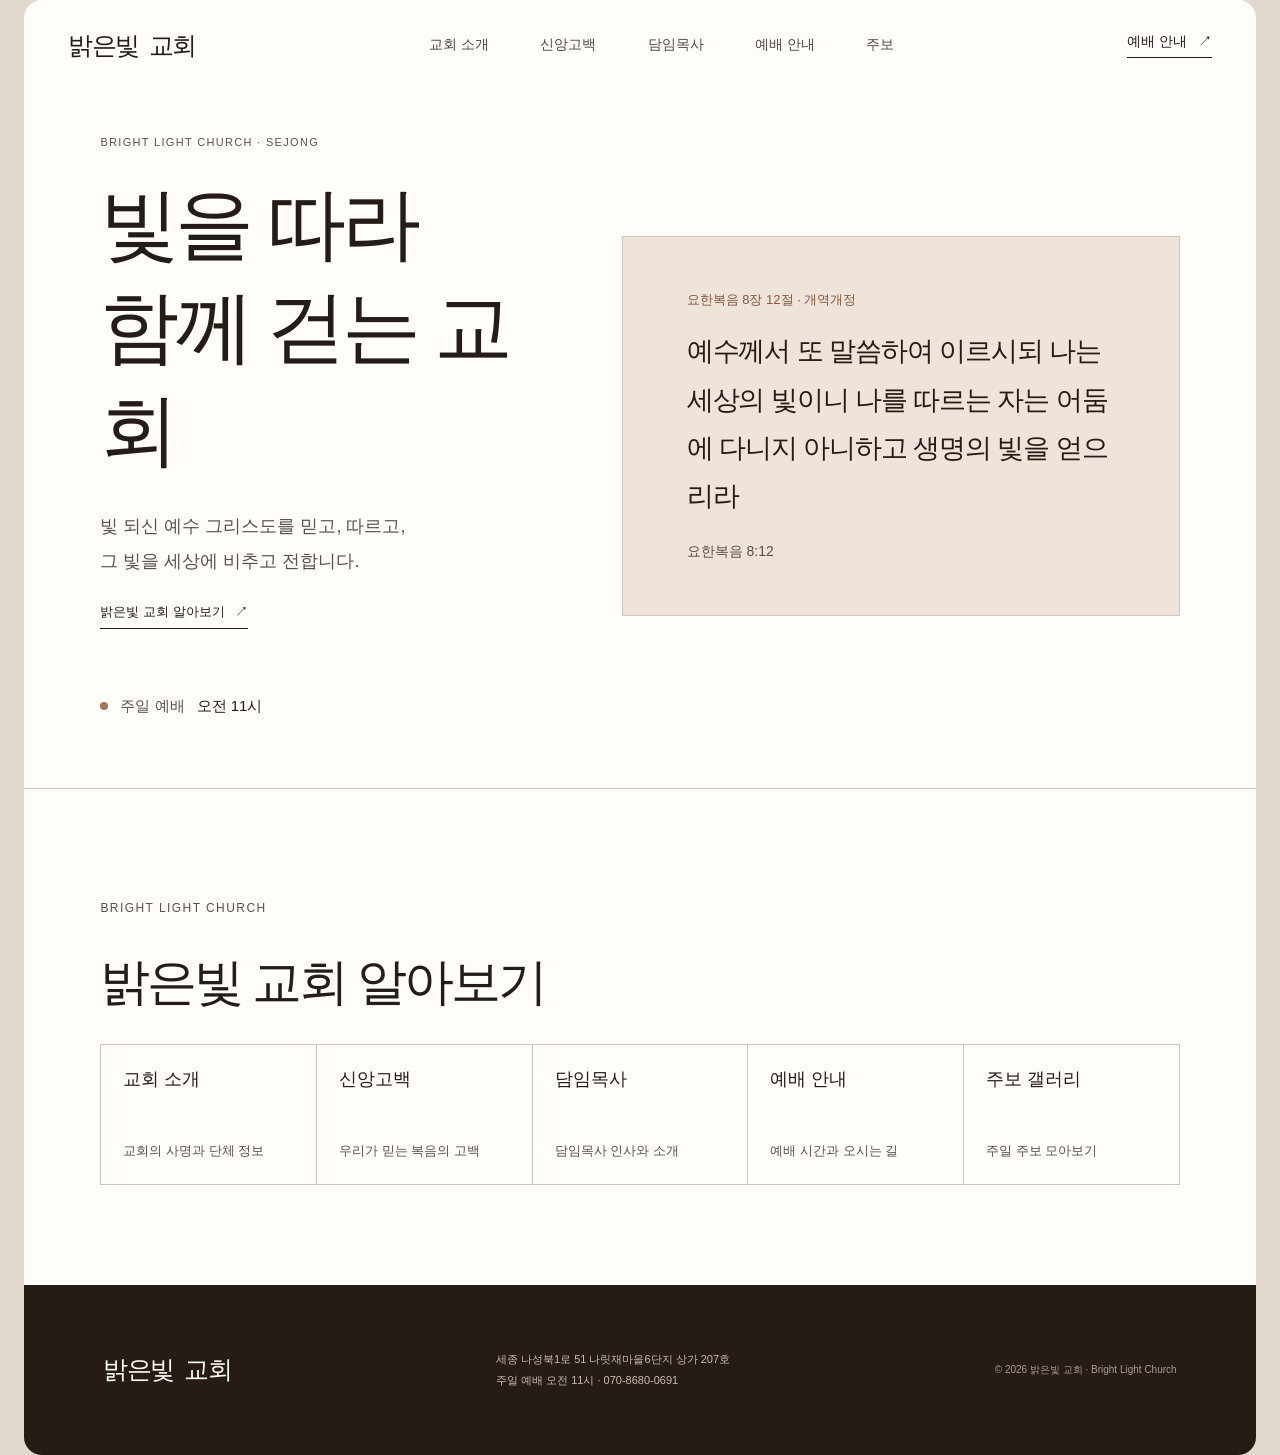
<file: index.html>
<!doctype html>
<html lang="ko">
  <head>
    <meta charset="utf-8">
    <meta name="viewport" content="width=device-width, initial-scale=1">
    <meta name="theme-color" content="#f2e9df">
    <meta name="description" content="빛 되신 예수 그리스도를 믿고 따르며 그 빛을 세상에 전하는 밝은빛 교회입니다. 세종에서 주일 오전 11시에 예배합니다.">
    <title>세종 | 밝은빛 교회</title>
    <link rel="stylesheet" href="styles.css">
  </head>
  <body>
    <header class="site-header">
      <a class="wordmark" href="" aria-label="밝은빛 교회 홈">밝은빛 <span>교회</span></a>
      <nav aria-label="주요 메뉴">
        <a href="about/">교회 소개</a>
        <a href="belief/">신앙고백</a>
        <a href="pastor/">담임목사</a>
        <a href="visit/">예배 안내</a>
        <a href="bulletins/">주보</a>
      </nav>
      <a class="header-visit" href="visit/">예배 안내 <span aria-hidden="true">↗</span></a>
    </header>
    <main>
<section class="hero" id="home" aria-labelledby="hero-title">
        <div class="hero-copy">
          <p class="eyebrow">BRIGHT LIGHT CHURCH · SEJONG</p>
          <h1 id="hero-title">빛을 따라<br>함께 걷는 교회</h1>
          <p class="hero-lede">빛 되신 예수 그리스도를 믿고, 따르고,<br class="desktop-break"> 그 빛을 세상에 비추고 전합니다.</p>
          <a class="text-link" href="about/">밝은빛 교회 알아보기 <span aria-hidden="true">↗</span></a>
          <div class="service-note"><span class="service-dot"></span><span>주일 예배</span><strong>오전 11시</strong></div>
        </div>
        <aside class="hero-scripture" aria-label="요한복음 8장 12절 개역개정">
          <p class="eyebrow">요한복음 8장 12절 · 개역개정</p>
          <blockquote>예수께서 또 말씀하여 이르시되 나는 세상의 빛이니 나를 따르는 자는 어둠에 다니지 아니하고 생명의 빛을 얻으리라</blockquote>
          <span>요한복음 8:12</span>
        </aside>
      </section>
      <section class="home-links section-wrap" aria-labelledby="home-links-title">
        <p class="section-label">BRIGHT LIGHT CHURCH</p>
        <h2 id="home-links-title">밝은빛 교회 알아보기</h2>
        <div class="home-links-grid">
          <a href="about/"><strong>교회 소개</strong><span>교회의 사명과 단체 정보</span></a>
          <a href="belief/"><strong>신앙고백</strong><span>우리가 믿는 복음의 고백</span></a>
          <a href="pastor/"><strong>담임목사</strong><span>담임목사 인사와 소개</span></a>
          <a href="visit/"><strong>예배 안내</strong><span>예배 시간과 오시는 길</span></a>
          <a href="bulletins/"><strong>주보 갤러리</strong><span>주일 주보 모아보기</span></a>
        </div>
      </section>
    </main>
    <footer class="site-footer">
      <a class="wordmark" href="">밝은빛 <span>교회</span></a>
      <p>세종 나성북1로 51 나릿재마을6단지 상가 207호<br>주일 예배 오전 11시 · 070-8680-0691</p>
      <span class="copyright">© 2026 밝은빛 교회 · Bright Light Church</span>
    </footer>
  </body>
</html>
</file>
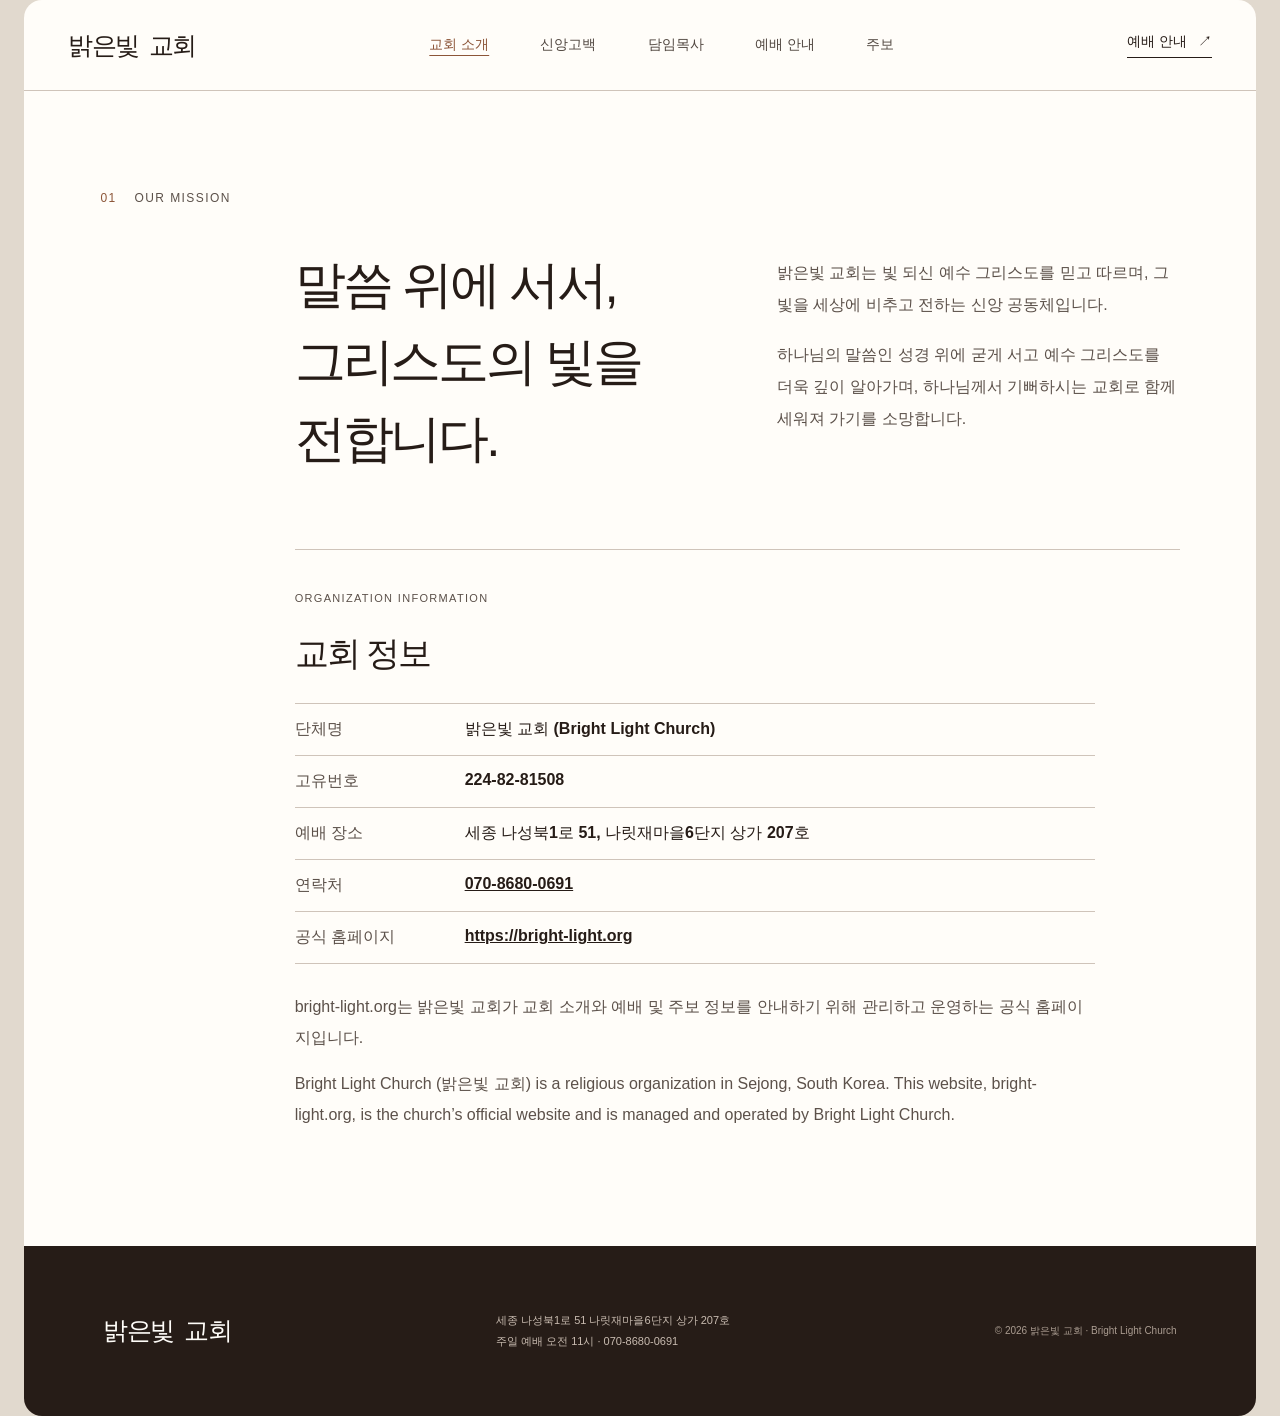
<file: about/index.html>
<!doctype html>
<html lang="ko">
  <head>
    <meta charset="utf-8">
    <meta name="viewport" content="width=device-width, initial-scale=1">
    <meta name="theme-color" content="#f2e9df">
    <meta name="description" content="밝은빛 교회의 사명과 단체 정보를 안내합니다.">
    <title>교회 소개 | 밝은빛 교회</title>
    <link rel="stylesheet" href="../styles.css">
  </head>
  <body>
    <header class="site-header">
      <a class="wordmark" href="../" aria-label="밝은빛 교회 홈">밝은빛 <span>교회</span></a>
      <nav aria-label="주요 메뉴">
        <a href="../about/" aria-current="page">교회 소개</a>
        <a href="../belief/">신앙고백</a>
        <a href="../pastor/">담임목사</a>
        <a href="../visit/">예배 안내</a>
        <a href="../bulletins/">주보</a>
      </nav>
      <a class="header-visit" href="../visit/">예배 안내 <span aria-hidden="true">↗</span></a>
    </header>
    <main>
<section class="intro section-wrap"  aria-labelledby="about-title">
        <div class="section-label"><span>01</span> OUR MISSION</div>
        <div class="intro-content">
          <h2 id="about-title">말씀 위에 서서,<br>그리스도의 빛을 전합니다.</h2>
          <div class="intro-body">
            <p>밝은빛 교회는 빛 되신 예수 그리스도를 믿고 따르며, 그 빛을 세상에 비추고 전하는 신앙 공동체입니다.</p>
            <p>하나님의 말씀인 성경 위에 굳게 서고 예수 그리스도를 더욱 깊이 알아가며, 하나님께서 기뻐하시는 교회로 함께 세워져 가기를 소망합니다.</p>
          </div>
        </div>
      
        <div class="organization-details" aria-labelledby="organization-title">
          <p class="eyebrow">ORGANIZATION INFORMATION</p>
          <h2 id="organization-title">교회 정보</h2>
          <dl>
            <div><dt>단체명</dt><dd>밝은빛 교회 (Bright Light Church)</dd></div>
            <div><dt>고유번호</dt><dd>224-82-81508</dd></div>
            <div><dt>예배 장소</dt><dd>세종 나성북1로 51, 나릿재마을6단지 상가 207호</dd></div>
            <div><dt>연락처</dt><dd><a href="tel:07086800691">070-8680-0691</a></dd></div>
            <div><dt>공식 홈페이지</dt><dd><a href="https://bright-light.org">https://bright-light.org</a></dd></div>
          </dl>
          <p>bright-light.org는 밝은빛 교회가 교회 소개와 예배 및 주보 정보를 안내하기 위해 관리하고 운영하는 공식 홈페이지입니다.</p>
          <p lang="en">Bright Light Church (밝은빛 교회) is a religious organization in Sejong, South Korea. This website, bright-light.org, is the church’s official website and is managed and operated by Bright Light Church.</p>
        </div>
      </section>
    </main>
    <footer class="site-footer">
      <a class="wordmark" href="../">밝은빛 <span>교회</span></a>
      <p>세종 나성북1로 51 나릿재마을6단지 상가 207호<br>주일 예배 오전 11시 · 070-8680-0691</p>
      <span class="copyright">© 2026 밝은빛 교회 · Bright Light Church</span>
    </footer>
  </body>
</html>
</file>
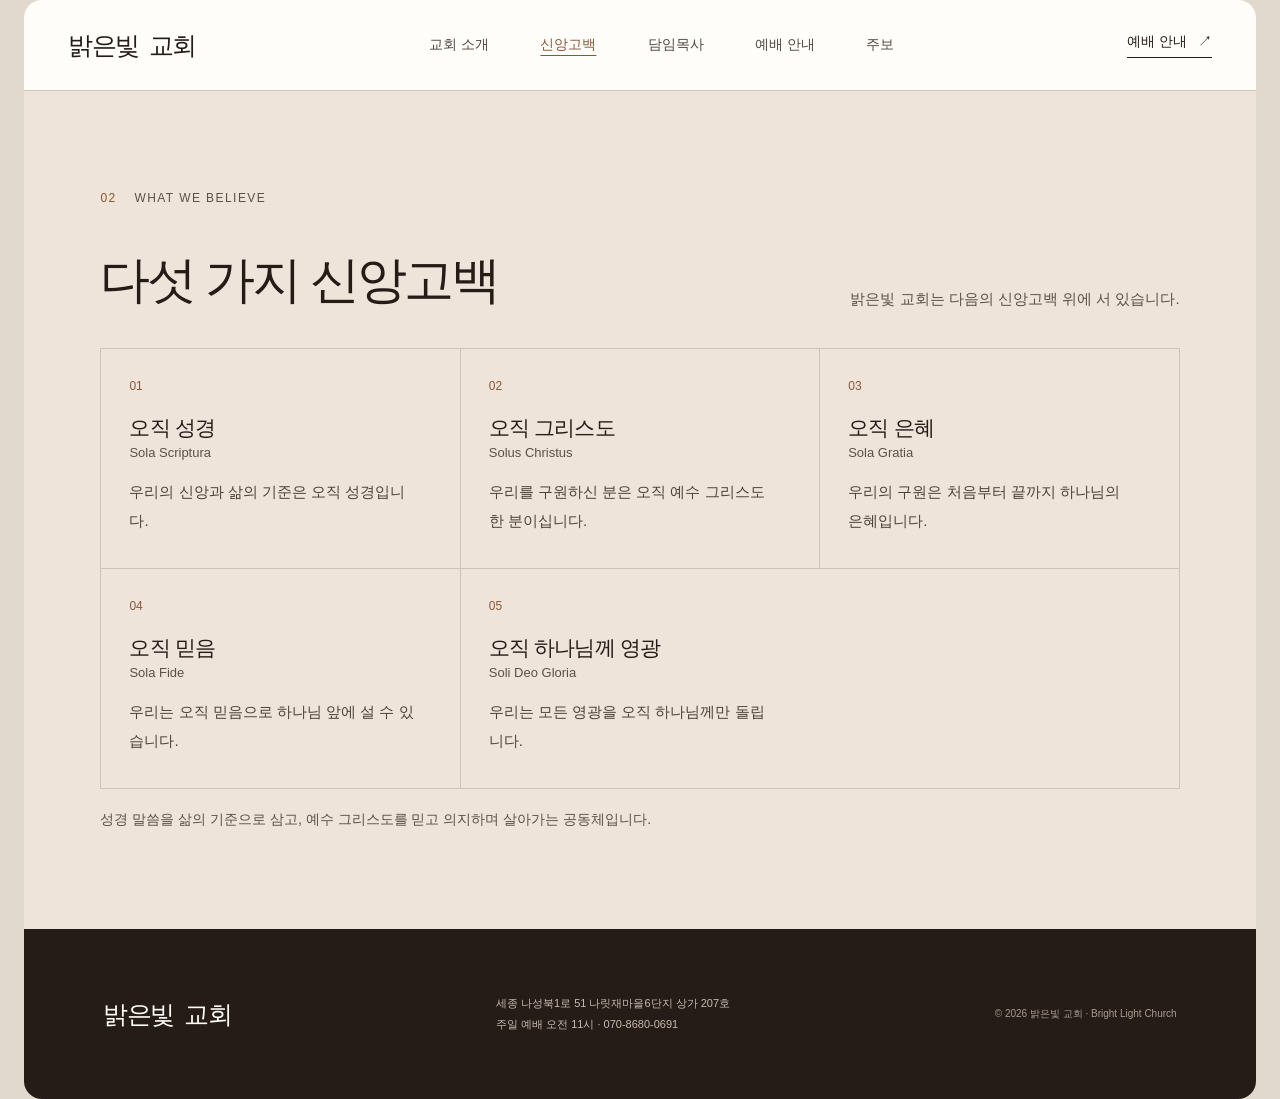
<file: belief/index.html>
<!doctype html>
<html lang="ko">
  <head>
    <meta charset="utf-8">
    <meta name="viewport" content="width=device-width, initial-scale=1">
    <meta name="theme-color" content="#f2e9df">
    <meta name="description" content="밝은빛 교회가 믿고 고백하는 신앙의 내용을 안내합니다.">
    <title>신앙고백 | 밝은빛 교회</title>
    <link rel="stylesheet" href="../styles.css">
  </head>
  <body>
    <header class="site-header">
      <a class="wordmark" href="../" aria-label="밝은빛 교회 홈">밝은빛 <span>교회</span></a>
      <nav aria-label="주요 메뉴">
        <a href="../about/">교회 소개</a>
        <a href="../belief/" aria-current="page">신앙고백</a>
        <a href="../pastor/">담임목사</a>
        <a href="../visit/">예배 안내</a>
        <a href="../bulletins/">주보</a>
      </nav>
      <a class="header-visit" href="../visit/">예배 안내 <span aria-hidden="true">↗</span></a>
    </header>
    <main>
<section class="belief section-wrap"  aria-labelledby="belief-title">
        <div class="section-label"><span>02</span> WHAT WE BELIEVE</div>
        <div class="belief-heading">
          <h2 id="belief-title">다섯 가지 신앙고백</h2>
          <p>밝은빛 교회는 다음의 신앙고백 위에 서 있습니다.</p>
        </div>
        <div class="belief-grid">
          <article class="belief-card"><span>01</span><h3>오직 성경</h3><p class="latin">Sola Scriptura</p><p>우리의 신앙과 삶의 기준은 오직 성경입니다.</p></article>
          <article class="belief-card"><span>02</span><h3>오직 그리스도</h3><p class="latin">Solus Christus</p><p>우리를 구원하신 분은 오직 예수 그리스도 한 분이십니다.</p></article>
          <article class="belief-card"><span>03</span><h3>오직 은혜</h3><p class="latin">Sola Gratia</p><p>우리의 구원은 처음부터 끝까지 하나님의 은혜입니다.</p></article>
          <article class="belief-card"><span>04</span><h3>오직 믿음</h3><p class="latin">Sola Fide</p><p>우리는 오직 믿음으로 하나님 앞에 설 수 있습니다.</p></article>
          <article class="belief-card belief-card-last"><span>05</span><h3>오직 하나님께 영광</h3><p class="latin">Soli Deo Gloria</p><p>우리는 모든 영광을 오직 하나님께만 돌립니다.</p></article>
        </div>
        <p class="belief-footnote">성경 말씀을 삶의 기준으로 삼고, 예수 그리스도를 믿고 의지하며 살아가는 공동체입니다.</p>
      </section>
    </main>
    <footer class="site-footer">
      <a class="wordmark" href="../">밝은빛 <span>교회</span></a>
      <p>세종 나성북1로 51 나릿재마을6단지 상가 207호<br>주일 예배 오전 11시 · 070-8680-0691</p>
      <span class="copyright">© 2026 밝은빛 교회 · Bright Light Church</span>
    </footer>
  </body>
</html>
</file>
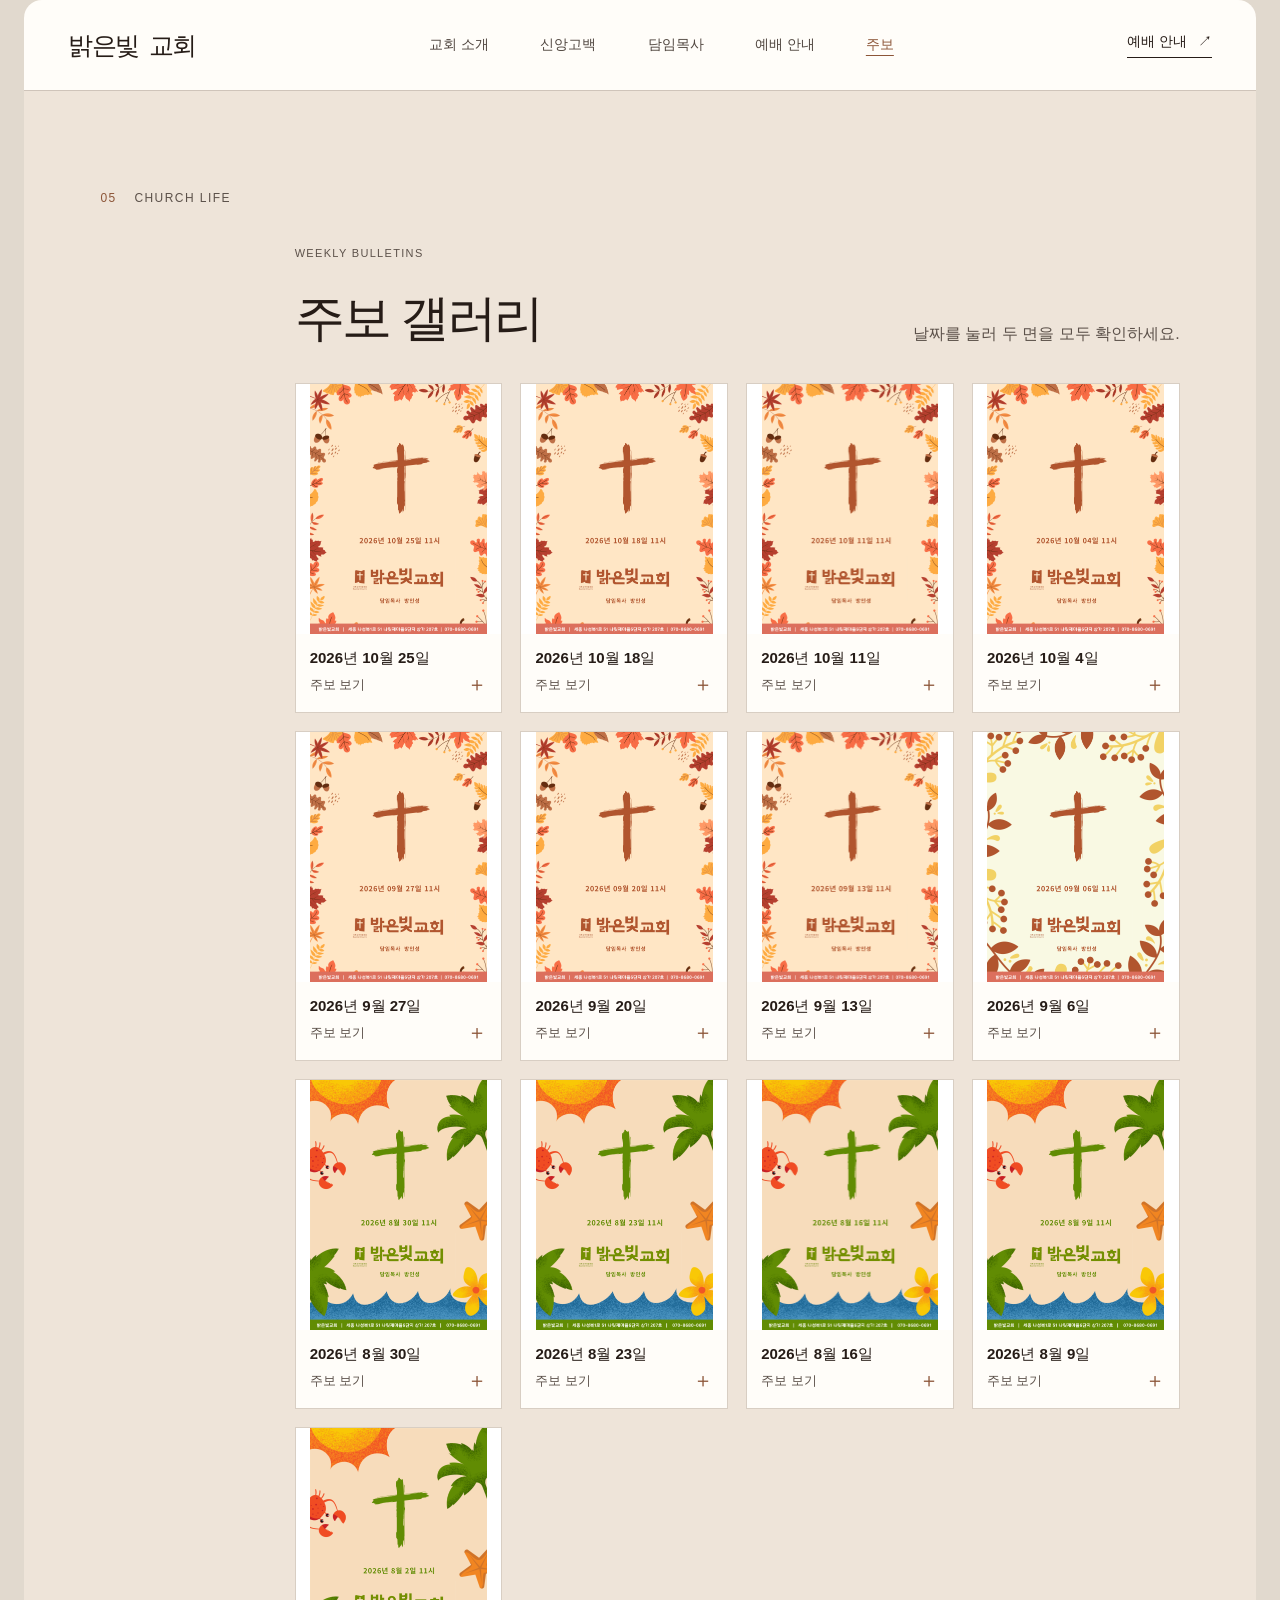
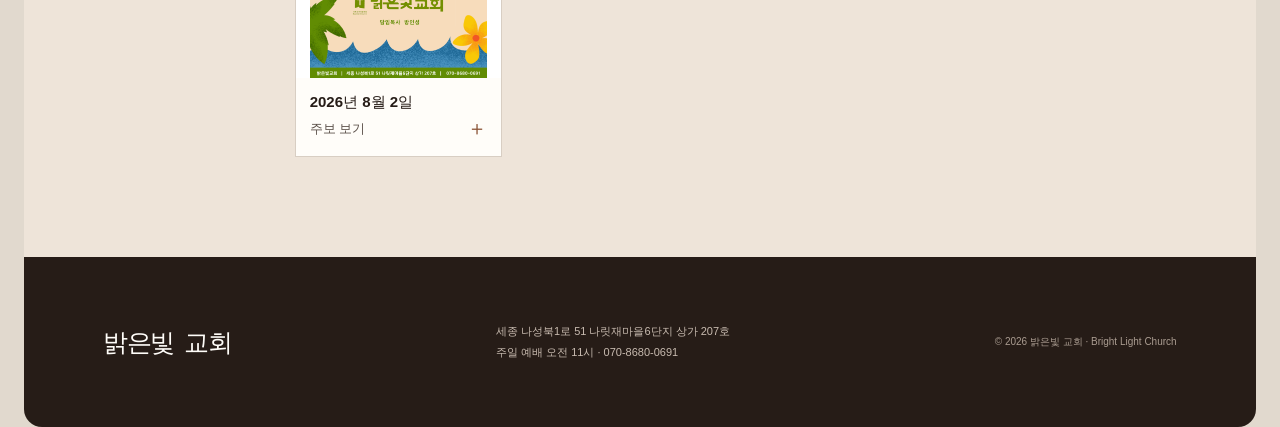
<file: bulletins/index.html>
<!doctype html>
<html lang="ko">
  <head>
    <meta charset="utf-8">
    <meta name="viewport" content="width=device-width, initial-scale=1">
    <meta name="theme-color" content="#f2e9df">
    <meta name="description" content="밝은빛 교회 주일 주보를 모아봅니다.">
    <title>주보 갤러리 | 밝은빛 교회</title>
    <link rel="stylesheet" href="../styles.css">
  </head>
  <body>
    <header class="site-header">
      <a class="wordmark" href="../" aria-label="밝은빛 교회 홈">밝은빛 <span>교회</span></a>
      <nav aria-label="주요 메뉴">
        <a href="../about/">교회 소개</a>
        <a href="../belief/">신앙고백</a>
        <a href="../pastor/">담임목사</a>
        <a href="../visit/">예배 안내</a>
        <a href="../bulletins/" aria-current="page">주보</a>
      </nav>
      <a class="header-visit" href="../visit/">예배 안내 <span aria-hidden="true">↗</span></a>
    </header>
    <main>
<section class="bulletin section-wrap" id="bulletin" aria-labelledby="bulletin-title">
        <div class="section-label"><span>05</span> CHURCH LIFE</div>
        <div class="bulletin-heading">
          <div><p class="eyebrow">WEEKLY BULLETINS</p><h2 id="bulletin-title">주보 갤러리</h2></div>
          <p>날짜를 눌러 두 면을 모두 확인하세요.</p>
        </div>
        <div class="bulletin-grid">
          <details class="bulletin-card">
            <summary>
              <img class="bulletin-cover" src="../assets/bulletins/2026-10-25/1.png" alt="" loading="lazy" width="1414" height="2000">
              <span class="bulletin-date">2026년 10월 25일</span>
              <span class="issue-pages">주보 보기 <b aria-hidden="true">＋</b></span>
            </summary>
            <div class="bulletin-pages"><img src="../assets/bulletins/2026-10-25/1.png" alt="2026년 10월 25일 주보 1면" loading="lazy" width="1414" height="2000"><img src="../assets/bulletins/2026-10-25/2.png" alt="2026년 10월 25일 주보 2면" loading="lazy" width="1414" height="2000"></div>
          </details>
          <details class="bulletin-card">
            <summary>
              <img class="bulletin-cover" src="../assets/bulletins/2026-10-18/1.png" alt="" loading="lazy" width="1414" height="2000">
              <span class="bulletin-date">2026년 10월 18일</span>
              <span class="issue-pages">주보 보기 <b aria-hidden="true">＋</b></span>
            </summary>
            <div class="bulletin-pages"><img src="../assets/bulletins/2026-10-18/1.png" alt="2026년 10월 18일 주보 1면" loading="lazy" width="1414" height="2000"><img src="../assets/bulletins/2026-10-18/2.png" alt="2026년 10월 18일 주보 2면" loading="lazy" width="1414" height="2000"></div>
          </details>
          <details class="bulletin-card">
            <summary>
              <img class="bulletin-cover" src="../assets/bulletins/2026-10-11/1.png" alt="" loading="lazy" width="1414" height="2000">
              <span class="bulletin-date">2026년 10월 11일</span>
              <span class="issue-pages">주보 보기 <b aria-hidden="true">＋</b></span>
            </summary>
            <div class="bulletin-pages"><img src="../assets/bulletins/2026-10-11/1.png" alt="2026년 10월 11일 주보 1면" loading="lazy" width="1414" height="2000"><img src="../assets/bulletins/2026-10-11/2.png" alt="2026년 10월 11일 주보 2면" loading="lazy" width="1414" height="2000"></div>
          </details>
          <details class="bulletin-card">
            <summary>
              <img class="bulletin-cover" src="../assets/bulletins/2026-10-04/1.png" alt="" loading="lazy" width="1414" height="2000">
              <span class="bulletin-date">2026년 10월 4일</span>
              <span class="issue-pages">주보 보기 <b aria-hidden="true">＋</b></span>
            </summary>
            <div class="bulletin-pages"><img src="../assets/bulletins/2026-10-04/1.png" alt="2026년 10월 4일 주보 1면" loading="lazy" width="1414" height="2000"><img src="../assets/bulletins/2026-10-04/2.png" alt="2026년 10월 4일 주보 2면" loading="lazy" width="1414" height="2000"></div>
          </details>
          <details class="bulletin-card">
            <summary>
              <img class="bulletin-cover" src="../assets/bulletins/2026-09-27/1.png" alt="" loading="lazy" width="1414" height="2000">
              <span class="bulletin-date">2026년 9월 27일</span>
              <span class="issue-pages">주보 보기 <b aria-hidden="true">＋</b></span>
            </summary>
            <div class="bulletin-pages"><img src="../assets/bulletins/2026-09-27/1.png" alt="2026년 9월 27일 주보 1면" loading="lazy" width="1414" height="2000"><img src="../assets/bulletins/2026-09-27/2.png" alt="2026년 9월 27일 주보 2면" loading="lazy" width="1414" height="2000"></div>
          </details>
          <details class="bulletin-card">
            <summary>
              <img class="bulletin-cover" src="../assets/bulletins/2026-09-20/1.png" alt="" loading="lazy" width="1414" height="2000">
              <span class="bulletin-date">2026년 9월 20일</span>
              <span class="issue-pages">주보 보기 <b aria-hidden="true">＋</b></span>
            </summary>
            <div class="bulletin-pages"><img src="../assets/bulletins/2026-09-20/1.png" alt="2026년 9월 20일 주보 1면" loading="lazy" width="1414" height="2000"><img src="../assets/bulletins/2026-09-20/2.png" alt="2026년 9월 20일 주보 2면" loading="lazy" width="1414" height="2000"></div>
          </details>
          <details class="bulletin-card">
            <summary>
              <img class="bulletin-cover" src="../assets/bulletins/2026-09-13/1.png" alt="" loading="lazy" width="1414" height="2000">
              <span class="bulletin-date">2026년 9월 13일</span>
              <span class="issue-pages">주보 보기 <b aria-hidden="true">＋</b></span>
            </summary>
            <div class="bulletin-pages"><img src="../assets/bulletins/2026-09-13/1.png" alt="2026년 9월 13일 주보 1면" loading="lazy" width="1414" height="2000"><img src="../assets/bulletins/2026-09-13/2.png" alt="2026년 9월 13일 주보 2면" loading="lazy" width="1414" height="2000"></div>
          </details>
          <details class="bulletin-card">
            <summary>
              <img class="bulletin-cover" src="../assets/bulletins/2026-09-06/1.png" alt="" loading="lazy" width="1414" height="2000">
              <span class="bulletin-date">2026년 9월 6일</span>
              <span class="issue-pages">주보 보기 <b aria-hidden="true">＋</b></span>
            </summary>
            <div class="bulletin-pages"><img src="../assets/bulletins/2026-09-06/1.png" alt="2026년 9월 6일 주보 1면" loading="lazy" width="1414" height="2000"><img src="../assets/bulletins/2026-09-06/2.png" alt="2026년 9월 6일 주보 2면" loading="lazy" width="1414" height="2000"></div>
          </details>
          <details class="bulletin-card">
            <summary>
              <img class="bulletin-cover" src="../assets/bulletins/2026-08-30/1.png" alt="" loading="lazy" width="1414" height="2000">
              <span class="bulletin-date">2026년 8월 30일</span>
              <span class="issue-pages">주보 보기 <b aria-hidden="true">＋</b></span>
            </summary>
            <div class="bulletin-pages"><img src="../assets/bulletins/2026-08-30/1.png" alt="2026년 8월 30일 주보 1면" loading="lazy" width="1414" height="2000"><img src="../assets/bulletins/2026-08-30/2.png" alt="2026년 8월 30일 주보 2면" loading="lazy" width="1414" height="2000"></div>
          </details>
          <details class="bulletin-card">
            <summary>
              <img class="bulletin-cover" src="../assets/bulletins/2026-08-23/1.png" alt="" loading="lazy" width="1414" height="2000">
              <span class="bulletin-date">2026년 8월 23일</span>
              <span class="issue-pages">주보 보기 <b aria-hidden="true">＋</b></span>
            </summary>
            <div class="bulletin-pages"><img src="../assets/bulletins/2026-08-23/1.png" alt="2026년 8월 23일 주보 1면" loading="lazy" width="1414" height="2000"><img src="../assets/bulletins/2026-08-23/2.png" alt="2026년 8월 23일 주보 2면" loading="lazy" width="1414" height="2000"></div>
          </details>
          <details class="bulletin-card">
            <summary>
              <img class="bulletin-cover" src="../assets/bulletins/2026-08-16/1.png" alt="" loading="lazy" width="1414" height="2000">
              <span class="bulletin-date">2026년 8월 16일</span>
              <span class="issue-pages">주보 보기 <b aria-hidden="true">＋</b></span>
            </summary>
            <div class="bulletin-pages"><img src="../assets/bulletins/2026-08-16/1.png" alt="2026년 8월 16일 주보 1면" loading="lazy" width="1414" height="2000"><img src="../assets/bulletins/2026-08-16/2.png" alt="2026년 8월 16일 주보 2면" loading="lazy" width="1414" height="2000"></div>
          </details>
          <details class="bulletin-card">
            <summary>
              <img class="bulletin-cover" src="../assets/bulletins/2026-08-09/1.png" alt="" loading="lazy" width="1414" height="2000">
              <span class="bulletin-date">2026년 8월 9일</span>
              <span class="issue-pages">주보 보기 <b aria-hidden="true">＋</b></span>
            </summary>
            <div class="bulletin-pages"><img src="../assets/bulletins/2026-08-09/1.png" alt="2026년 8월 9일 주보 1면" loading="lazy" width="1414" height="2000"><img src="../assets/bulletins/2026-08-09/2.png" alt="2026년 8월 9일 주보 2면" loading="lazy" width="1414" height="2000"></div>
          </details>
          <details class="bulletin-card">
            <summary>
              <img class="bulletin-cover" src="../assets/bulletins/2026-08-02/1.png" alt="" loading="lazy" width="1414" height="2000">
              <span class="bulletin-date">2026년 8월 2일</span>
              <span class="issue-pages">주보 보기 <b aria-hidden="true">＋</b></span>
            </summary>
            <div class="bulletin-pages"><img src="../assets/bulletins/2026-08-02/1.png" alt="2026년 8월 2일 주보 1면" loading="lazy" width="1414" height="2000"><img src="../assets/bulletins/2026-08-02/2.png" alt="2026년 8월 2일 주보 2면" loading="lazy" width="1414" height="2000"></div>
          </details>
        </div>
      </section>
    </main>
    <footer class="site-footer">
      <a class="wordmark" href="../">밝은빛 <span>교회</span></a>
      <p>세종 나성북1로 51 나릿재마을6단지 상가 207호<br>주일 예배 오전 11시 · 070-8680-0691</p>
      <span class="copyright">© 2026 밝은빛 교회 · Bright Light Church</span>
    </footer>
  </body>
</html>
</file>
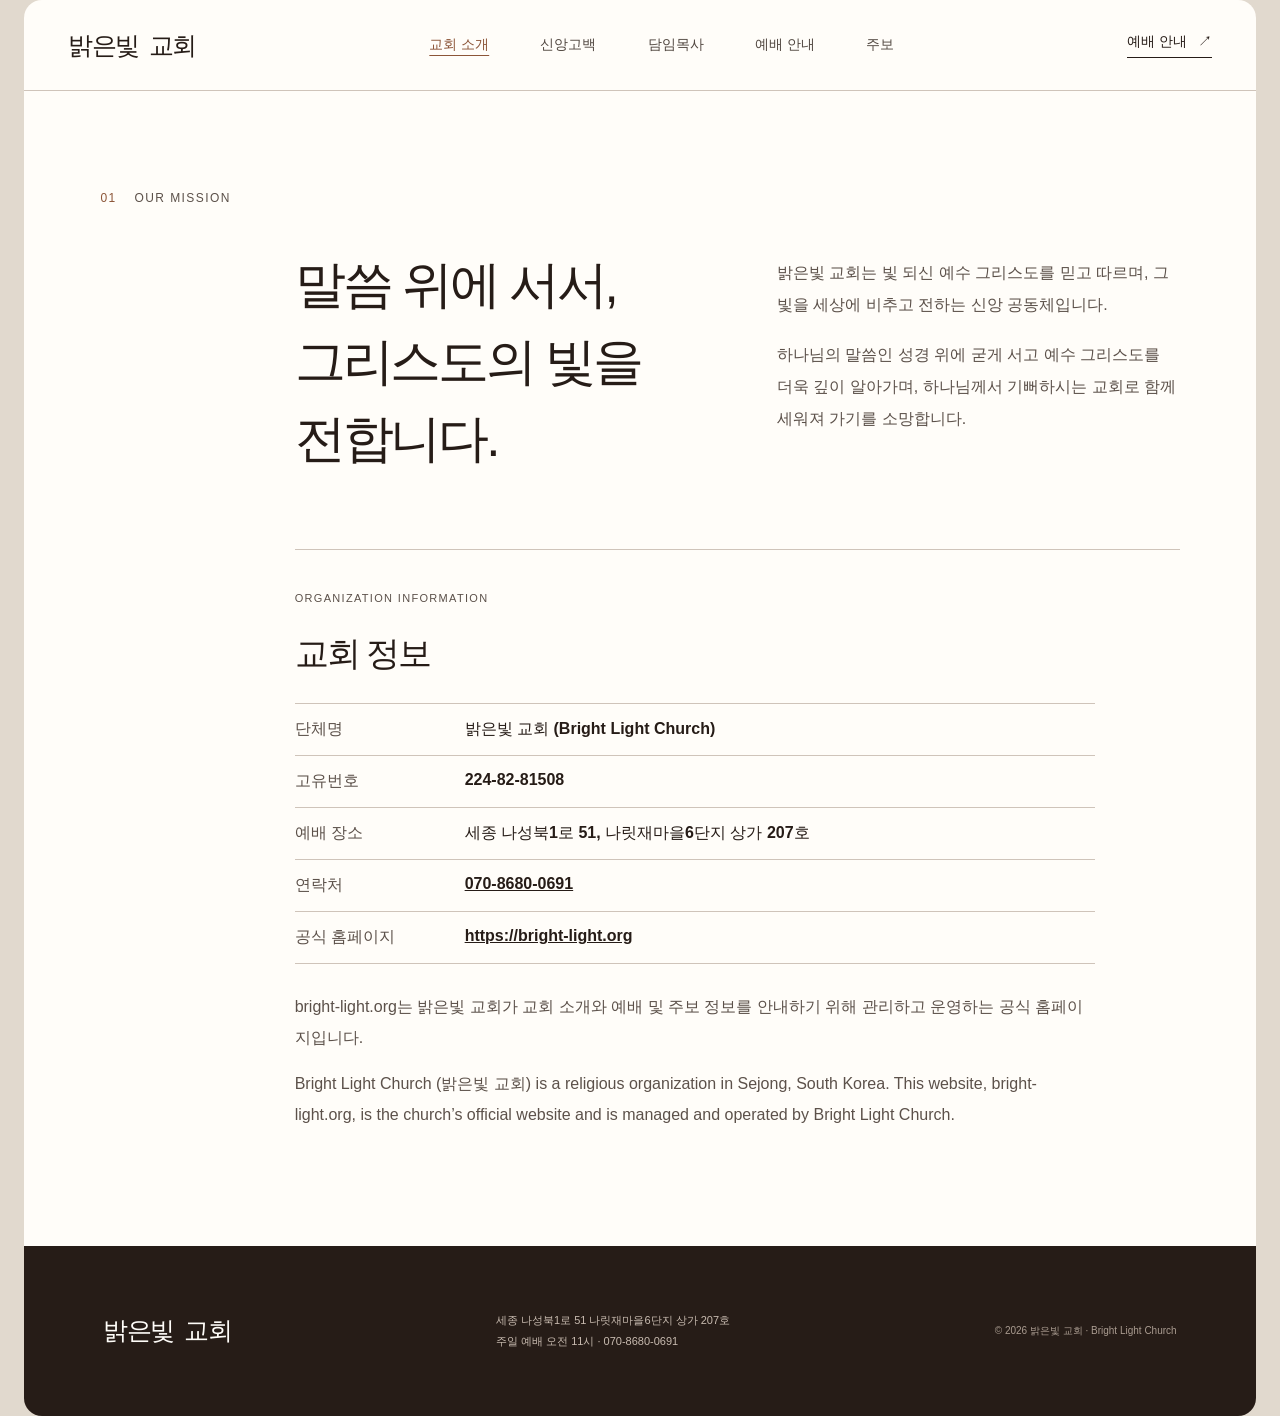
<file: organization/index.html>
<!doctype html>
<html lang="ko">
  <head>
    <meta charset="utf-8">
    <meta http-equiv="refresh" content="0; url=../about/">
    <link rel="canonical" href="https://bright-light.org/about/">
    <title>교회 소개로 이동 | 밝은빛 교회</title>
  </head>
  <body>
    <p>교회 및 도메인 안내는 교회 소개 페이지로 통합되었습니다. <a href="../about/">밝은빛 교회 소개 보기</a></p>
  </body>
</html>
</file>
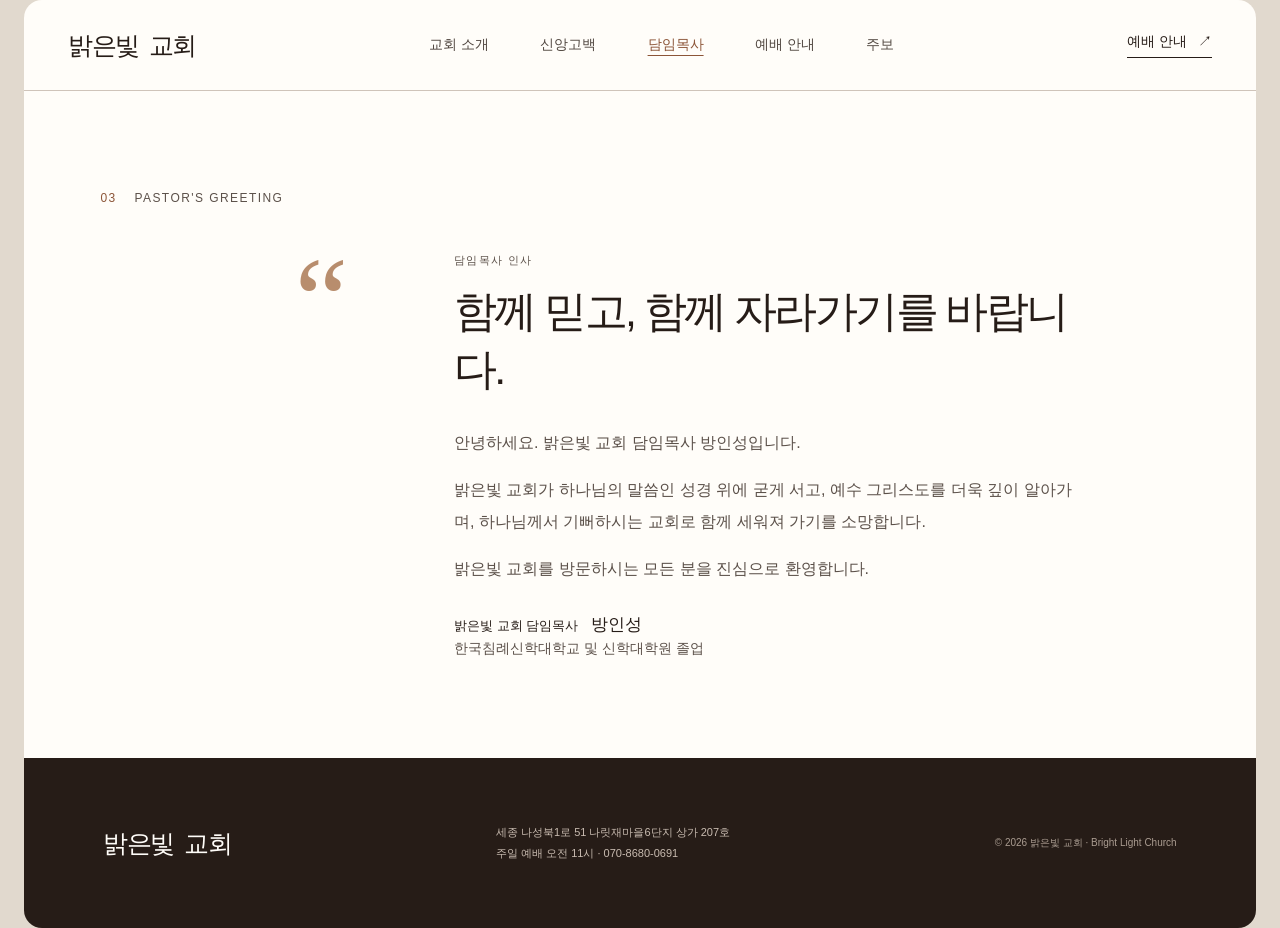
<file: pastor/index.html>
<!doctype html>
<html lang="ko">
  <head>
    <meta charset="utf-8">
    <meta name="viewport" content="width=device-width, initial-scale=1">
    <meta name="theme-color" content="#f2e9df">
    <meta name="description" content="밝은빛 교회 담임목사 인사와 소개입니다.">
    <title>담임목사 | 밝은빛 교회</title>
    <link rel="stylesheet" href="../styles.css">
  </head>
  <body>
    <header class="site-header">
      <a class="wordmark" href="../" aria-label="밝은빛 교회 홈">밝은빛 <span>교회</span></a>
      <nav aria-label="주요 메뉴">
        <a href="../about/">교회 소개</a>
        <a href="../belief/">신앙고백</a>
        <a href="../pastor/" aria-current="page">담임목사</a>
        <a href="../visit/">예배 안내</a>
        <a href="../bulletins/">주보</a>
      </nav>
      <a class="header-visit" href="../visit/">예배 안내 <span aria-hidden="true">↗</span></a>
    </header>
    <main>
<section class="pastor section-wrap"  aria-labelledby="pastor-title">
        <div class="section-label"><span>03</span> PASTOR'S GREETING</div>
        <div class="pastor-content">
          <div class="pastor-mark" aria-hidden="true">“</div>
          <div>
            <p class="eyebrow">담임목사 인사</p>
            <h2 id="pastor-title">함께 믿고, 함께 자라가기를 바랍니다.</h2>
            <div class="pastor-letter">
              <p>안녕하세요. 밝은빛 교회 담임목사 방인성입니다.</p>
              <p>밝은빛 교회가 하나님의 말씀인 성경 위에 굳게 서고, 예수 그리스도를 더욱 깊이 알아가며, 하나님께서 기뻐하시는 교회로 함께 세워져 가기를 소망합니다.</p>
              <p>밝은빛 교회를 방문하시는 모든 분을 진심으로 환영합니다.</p>
            </div>
            <p class="signature">밝은빛 교회 담임목사 <strong>방인성</strong></p>
            <p class="education">한국침례신학대학교 및 신학대학원 졸업</p>
          </div>
        </div>
      </section>
    </main>
    <footer class="site-footer">
      <a class="wordmark" href="../">밝은빛 <span>교회</span></a>
      <p>세종 나성북1로 51 나릿재마을6단지 상가 207호<br>주일 예배 오전 11시 · 070-8680-0691</p>
      <span class="copyright">© 2026 밝은빛 교회 · Bright Light Church</span>
    </footer>
  </body>
</html>
</file>
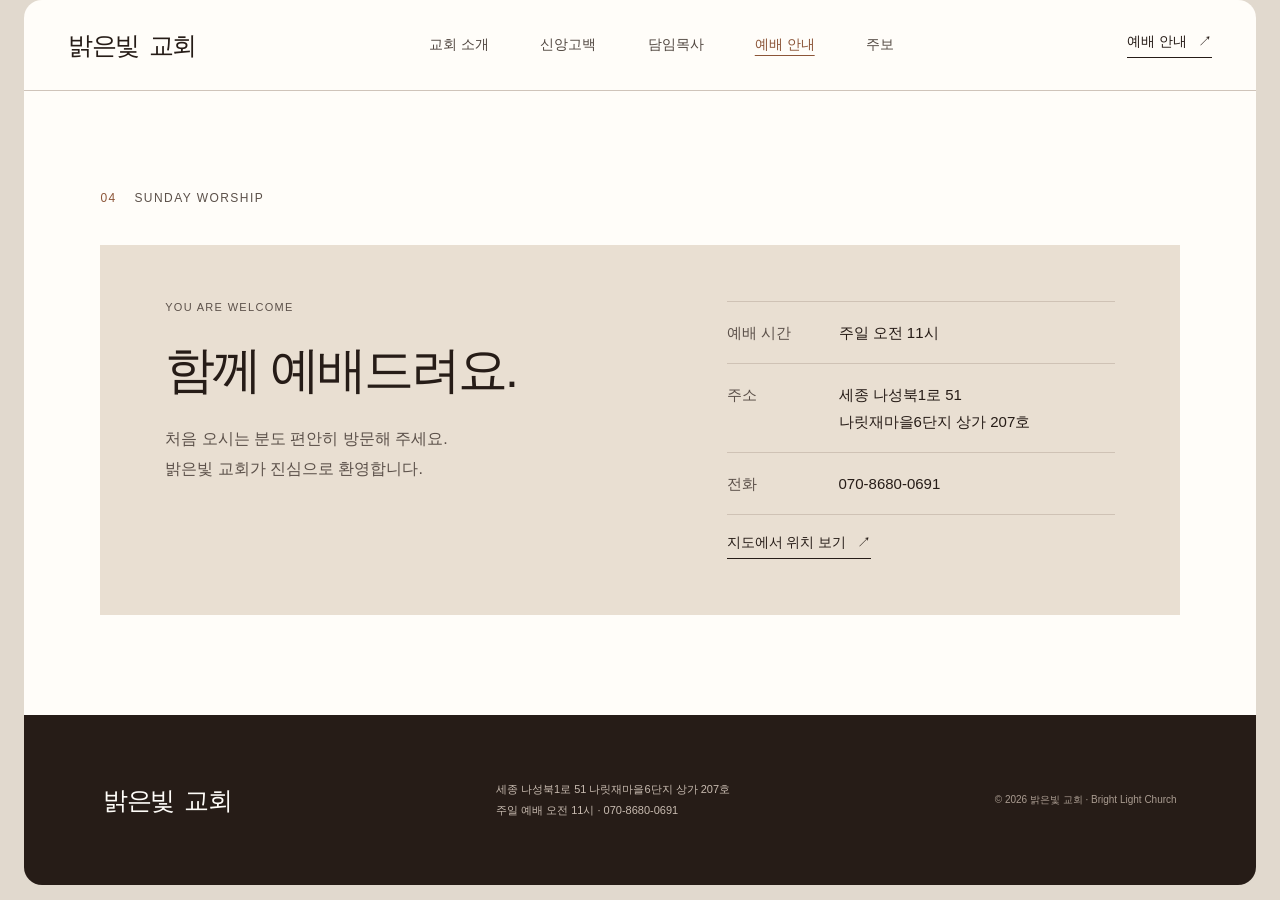
<file: visit/index.html>
<!doctype html>
<html lang="ko">
  <head>
    <meta charset="utf-8">
    <meta name="viewport" content="width=device-width, initial-scale=1">
    <meta name="theme-color" content="#f2e9df">
    <meta name="description" content="밝은빛 교회 주일 예배 시간과 위치를 안내합니다.">
    <title>예배 안내 | 밝은빛 교회</title>
    <link rel="stylesheet" href="../styles.css">
  </head>
  <body>
    <header class="site-header">
      <a class="wordmark" href="../" aria-label="밝은빛 교회 홈">밝은빛 <span>교회</span></a>
      <nav aria-label="주요 메뉴">
        <a href="../about/">교회 소개</a>
        <a href="../belief/">신앙고백</a>
        <a href="../pastor/">담임목사</a>
        <a href="../visit/" aria-current="page">예배 안내</a>
        <a href="../bulletins/">주보</a>
      </nav>
      <a class="header-visit" href="../visit/">예배 안내 <span aria-hidden="true">↗</span></a>
    </header>
    <main>
<section class="visit section-wrap"  aria-labelledby="visit-title">
        <div class="section-label"><span>04</span> SUNDAY WORSHIP</div>
        <div class="visit-panel">
          <div class="visit-main">
            <p class="eyebrow">YOU ARE WELCOME</p>
            <h2 id="visit-title">함께 예배드려요.</h2>
            <p>처음 오시는 분도 편안히 방문해 주세요.<br>밝은빛 교회가 진심으로 환영합니다.</p>
          </div>
          <div class="visit-details">
            <div><span>예배 시간</span><strong>주일 오전 11시</strong></div>
            <div><span>주소</span><strong>세종 나성북1로 51<br>나릿재마을6단지 상가 207호</strong></div>
            <div><span>전화</span><a href="tel:07086800691">070-8680-0691</a></div>
            <a class="map-link" href="https://maps.google.com/?q=%EC%84%B8%EC%A2%85%20%EB%82%98%EC%84%B1%EB%B6%811%EB%A1%9C%2051%20%EB%82%98%EB%A6%BF%EC%9E%AC%EB%A7%88%EC%9D%846%EB%8B%A8%EC%A7%80%20%EC%83%81%EA%B0%80%20207%ED%98%B8" target="_blank" rel="noreferrer">지도에서 위치 보기 <span aria-hidden="true">↗</span></a>
          </div>
        </div>
      </section>
    </main>
    <footer class="site-footer">
      <a class="wordmark" href="../">밝은빛 <span>교회</span></a>
      <p>세종 나성북1로 51 나릿재마을6단지 상가 207호<br>주일 예배 오전 11시 · 070-8680-0691</p>
      <span class="copyright">© 2026 밝은빛 교회 · Bright Light Church</span>
    </footer>
  </body>
</html>
</file>
<file: styles.css>
:root {
  color-scheme: light;
  --ink: #261c17;
  --muted: #5c514a;
  --paper: #eee4d9;
  --cream: #fffdf9;
  --line: #cfc4ba;
  --accent: #8c5538;
  font-family: 'Apple SD Gothic Neo', 'Malgun Gothic', sans-serif;
  font-synthesis: none;
  text-rendering: optimizeLegibility;
}

* { box-sizing: border-box; }
html { scroll-behavior: smooth; }
body { margin: 0; background: #e1d9ce; color: var(--ink); font-size: 16px; }
a { color: inherit; }
.site-header, main, .site-footer { width: min(1480px, calc(100% - 48px)); margin-inline: auto; }
.site-header { position: sticky; top: 0; z-index: 10; min-height: 90px; display: flex; align-items: center; justify-content: space-between; gap: 24px; padding: 0 44px; background: var(--cream); border-radius: 18px 18px 0 0; }
.wordmark { color: var(--ink); font-size: 25px; font-weight: 700; letter-spacing: -.06em; text-decoration: none; white-space: nowrap; }
.wordmark span { font-weight: 300; margin-left: 5px; }
nav { display: flex; gap: clamp(22px, 4vw, 58px); }
nav a, .header-visit { text-decoration: none; font-size: 14px; }
nav a { color: #514740; }
nav a[aria-current="page"] { color: var(--accent); text-decoration: underline; text-underline-offset: 6px; }
.header-visit { border-bottom: 1px solid var(--ink); padding-bottom: 6px; white-space: nowrap; }
.header-visit span, .text-link span, .map-link span { padding-left: 7px; }
main { background: var(--cream); }
.hero { min-height: 560px; padding: 46px 6.2% 72px; display: grid; grid-template-columns: .9fr 1.1fr; align-items: center; gap: 6%; }
.eyebrow, .section-label, .art-index { font-family: 'Arial', sans-serif; letter-spacing: .12em; }
.eyebrow { margin: 0 0 24px; color: var(--muted); font-size: 11px; }
.hero h1 { margin: 0; font-size: clamp(54px, 6.2vw, 88px); line-height: 1.3; letter-spacing: -.055em; font-weight: 600; }
.hero-lede { margin: 28px 0 24px; color: var(--muted); line-height: 1.9; font-size: 18px; }
.text-link { display: inline-block; padding-bottom: 7px; border-bottom: 1px solid var(--ink); font-size: 13px; text-decoration: none; }
.service-note { display: flex; align-items: center; gap: 12px; margin-top: 68px; color: var(--muted); font-size: 15px; }
.service-note strong { color: var(--ink); font-weight: 500; }
.service-dot { width: 8px; height: 8px; border-radius: 50%; background: #a4775b; }
.hero-scripture { min-height: 380px; display: flex; flex-direction: column; justify-content: center; padding: 48px clamp(28px, 5vw, 64px); border: 1px solid var(--line); background: var(--paper); }
.hero-scripture .eyebrow { margin: 0 0 18px; color: var(--accent); font-size: 13px; letter-spacing: 0; }
.hero-scripture blockquote { margin: 0; font-size: clamp(22px, 2.1vw, 32px); font-weight: 500; line-height: 1.8; letter-spacing: -.04em; }
.hero-scripture > span { margin-top: 22px; color: var(--muted); font-size: 14px; }
.home-links h2 { margin: 34px 0 28px; font-size: clamp(32px, 4vw, 50px); }
.home-links-grid { display: grid; grid-template-columns: repeat(5, minmax(0, 1fr)); border-top: 1px solid var(--line); border-left: 1px solid var(--line); }
.home-links-grid a { min-height: 140px; display: flex; flex-direction: column; justify-content: space-between; gap: 20px; padding: 22px; border-right: 1px solid var(--line); border-bottom: 1px solid var(--line); text-decoration: none; }
.home-links-grid a:hover { background: var(--paper); }
.home-links-grid strong { font-size: 18px; font-weight: 500; }
.home-links-grid span { color: var(--muted); font-size: 13px; line-height: 1.7; }
.section-wrap { padding: 100px 6.2%; border-top: 1px solid var(--line); }
.section-label { color: var(--muted); font-size: 12px; }
.section-label span { color: var(--accent); margin-right: 13px; }
.intro-content { display: grid; grid-template-columns: 1fr 1fr; gap: 9%; margin: 42px 0 0 18%; }
h2 { font-weight: 500; letter-spacing: -.06em; }
.intro h2 { margin: 0; font-size: clamp(32px, 4vw, 52px); line-height: 1.5; }
.intro-body { padding-top: 10px; color: var(--muted); line-height: 2; font-size: 16px; }
.intro-body p { margin: 0 0 18px; }
.organization-details { margin: 72px 0 0 18%; padding-top: 42px; border-top: 1px solid var(--line); }
.organization-details h2 { margin: 0 0 24px; font-size: clamp(24px, 3vw, 34px); }
.organization-details dl { max-width: 800px; margin: 0 0 28px; border-top: 1px solid var(--line); }
.organization-details dl div { display: grid; grid-template-columns: 150px 1fr; gap: 20px; padding: 15px 0; border-bottom: 1px solid var(--line); }
.organization-details dt { color: var(--muted); }
.organization-details dd { margin: 0; font-weight: 600; }
.organization-details > p:not(.eyebrow) { max-width: 800px; color: var(--muted); line-height: 1.9; }
.belief { background: var(--paper); }
.belief-heading { display: flex; align-items: end; justify-content: space-between; margin: 42px 0 34px; }
.belief-heading h2, .pastor h2, .visit h2, .bulletin h2 { margin: 0; font-size: clamp(32px, 4vw, 50px); }
.belief-heading p { margin: 0 0 5px; color: var(--muted); font-size: 15px; }
.belief-grid { display: grid; grid-template-columns: repeat(3, 1fr); border-top: 1px solid #cfc1b4; border-left: 1px solid #cfc1b4; }
.belief-card { min-height: 220px; padding: 27px 28px; border-right: 1px solid #cfc1b4; border-bottom: 1px solid #cfc1b4; }
.belief-card > span { color: var(--accent); font: 12px 'Arial', sans-serif; }
.belief-card h3 { margin: 20px 0 3px; font-size: 21px; font-weight: 500; letter-spacing: -.04em; }
.belief-card .latin { margin: 0 0 18px; color: var(--muted); font: 13px 'Arial', sans-serif; }
.belief-card p:last-child { max-width: 290px; margin: 0; color: #4d423b; font-size: 15px; line-height: 1.9; }
.belief-card-last { grid-column: span 2; }
.belief-footnote { margin: 22px 0 0; color: var(--muted); font-size: 14px; }
.belief-footnote a { color: var(--ink); text-underline-offset: 3px; }
.pastor-content { display: grid; grid-template-columns: 18% 1fr; margin: 48px 0 0 18%; }
.pastor-mark { color: #b88d6d; font: 120px Georgia, serif; line-height: .8; }
.pastor .eyebrow { margin-bottom: 15px; }
.pastor h2 { max-width: 640px; font-size: clamp(30px, 3.4vw, 43px); }
.pastor-letter { max-width: 620px; margin-top: 28px; color: var(--muted); font-size: 16px; line-height: 2; }
.pastor-letter p { margin: 0 0 15px; }
.signature { margin: 28px 0 4px; font-size: 13px; }
.signature strong { margin-left: 9px; font-size: 17px; font-weight: 500; }
.education { margin: 0; color: var(--muted); font-size: 14px; }
.visit { padding-bottom: 100px; }
.visit-panel { display: grid; grid-template-columns: 1fr .8fr; gap: 8%; margin-top: 40px; padding: 56px 6%; background: #e9dfd2; }
.visit-main h2 { margin: 0 0 20px; }
.visit-main > p:last-child { color: var(--muted); font-size: 16px; line-height: 1.9; }
.visit-details { border-top: 1px solid #cfc2b5; }
.visit-details > div { display: grid; grid-template-columns: 100px 1fr; gap: 12px; padding: 17px 0; border-bottom: 1px solid #cfc2b5; font-size: 15px; line-height: 1.8; }
.visit-details > div span { color: var(--muted); }
.visit-details > div strong, .visit-details > div a { font-weight: 500; text-decoration: none; }
.map-link { display: inline-block; margin-top: 19px; padding-bottom: 6px; border-bottom: 1px solid var(--ink); font-size: 14px; text-decoration: none; }
.bulletin { background: var(--paper); }
.bulletin-heading { display: flex; align-items: end; justify-content: space-between; gap: 30px; margin: 42px 0 30px 18%; }
.bulletin h2 { line-height: 1.4; }
.bulletin-heading > p { margin: 0 0 8px; color: var(--muted); font-size: 16px; }
.bulletin-grid { display: grid; grid-template-columns: repeat(4, minmax(0, 1fr)); gap: 18px; margin-left: 18%; }
.bulletin-card { min-width: 0; background: #fffdf9; border: 1px solid #d8cec3; }
.bulletin-card summary { display: flex; flex-direction: column; color: var(--ink); cursor: pointer; list-style: none; }
.bulletin-card summary::-webkit-details-marker { display: none; }
.bulletin-cover { display: block; width: 100%; height: 250px; object-fit: contain; background: white; }
.bulletin-date { padding: 15px 14px 3px; font-size: 15px; font-weight: 600; }
.issue-pages { display: flex; align-items: center; justify-content: space-between; gap: 14px; padding: 0 14px 14px; color: var(--muted); font-size: 13px; font-weight: 400; }
.issue-pages b { color: var(--accent); font-size: 20px; font-weight: 400; transition: transform .2s ease; }
.bulletin-card[open] { grid-column: 1 / -1; padding: 18px; }
.bulletin-card[open] .bulletin-cover { display: none; }
.bulletin-card[open] summary { flex-direction: row; }
.bulletin-card[open] .bulletin-date { padding: 0 0 14px; }
.bulletin-card[open] .issue-pages { margin-left: auto; padding: 0 0 14px; }
.bulletin-card[open] .issue-pages b { transform: rotate(45deg); }
.bulletin-pages { display: grid; grid-template-columns: repeat(2, minmax(0, 1fr)); align-items: start; gap: 18px; }
.bulletin-pages img { display: block; width: 100%; max-height: 680px; object-fit: contain; background: white; box-shadow: 0 6px 24px #30241f12; }
.site-footer { min-height: 170px; padding: 38px 6.2%; display: flex; align-items: center; justify-content: space-between; gap: 25px; background: var(--ink); color: var(--cream); border-radius: 0 0 18px 18px; }
.site-footer .wordmark { color: var(--cream); }
.site-footer p { color: #c8bbb0; font-size: 11px; line-height: 1.9; }
.copyright { color: #aa9c91; font: 10px 'Arial', sans-serif; }

@media (max-width: 760px) {
  .site-header, main, .site-footer { width: 100%; }
  .site-header { min-height: 72px; padding: 0 22px; border-radius: 0; flex-wrap: wrap; gap: 10px; }
  .wordmark { font-size: 22px; }
  .site-header nav { order: 3; width: 100%; overflow-x: auto; gap: 24px; padding: 0 0 14px; }
  nav a { flex: 0 0 auto; font-size: 12px; }
  .header-visit { font-size: 11px; }
  .hero { display: flex; flex-direction: column; align-items: stretch; gap: 38px; padding: 58px 24px 50px; }
  .hero h1 { font-size: clamp(48px, 14vw, 68px); }
  .hero-lede { font-size: 14px; }
  .desktop-break { display: none; }
  .service-note { margin-top: 40px; }
  .hero-scripture { min-height: 0; padding: 32px 24px; }
  .hero-scripture blockquote { font-size: 21px; }
  .home-links-grid { grid-template-columns: 1fr 1fr; }
  .home-links-grid a:last-child { grid-column: span 2; }
  .section-wrap { padding: 68px 24px; }
  .intro-content { display: block; margin: 34px 0 0; }
  .intro h2 { font-size: 34px; }
  .intro-body { margin-top: 24px; }
  .organization-details { margin: 52px 0 0; padding-top: 32px; }
  .organization-details dl div { grid-template-columns: 1fr; gap: 6px; }
  .belief-heading { display: block; margin: 34px 0 24px; }
  .belief-heading h2 { font-size: 34px; }
  .belief-heading p { margin-top: 12px; line-height: 1.8; }
  .belief-grid { grid-template-columns: 1fr 1fr; }
  .belief-card { min-height: 200px; padding: 20px 16px; }
  .belief-card h3 { font-size: 18px; }
  .belief-card p:last-child { font-size: 14px; }
  .belief-card-last { grid-column: span 2; }
  .pastor-content { display: block; margin: 36px 0 0; }
  .pastor-mark { margin-bottom: 22px; font-size: 88px; }
  .pastor h2 { font-size: 32px; line-height: 1.45; }
  .visit-panel { display: block; margin-top: 30px; padding: 35px 24px; }
  .visit-main { margin-bottom: 35px; }
  .visit-main h2 { font-size: 34px; }
  .visit-details > div { grid-template-columns: 76px 1fr; }
  .bulletin-heading { display: block; margin: 34px 0 24px; }
  .bulletin-heading > p { margin-top: 12px; line-height: 1.8; }
  .bulletin h2 { font-size: 36px; }
  .bulletin-grid { grid-template-columns: repeat(2, minmax(0, 1fr)); gap: 12px; margin-left: 0; }
  .bulletin-cover { height: 190px; }
  .bulletin-date { padding: 12px 10px 3px; font-size: 13px; }
  .issue-pages { padding: 0 10px 12px; font-size: 12px; }
  .bulletin-card[open] { padding: 12px; }
  .bulletin-card[open] .bulletin-date { padding: 0 0 12px; }
  .bulletin-card[open] .issue-pages { padding: 0 0 12px; }
  .bulletin-pages { grid-template-columns: 1fr; gap: 12px; }
  .bulletin-pages img { max-height: 520px; }
  .site-footer { min-height: 0; align-items: flex-start; flex-direction: column; padding: 32px 24px; border-radius: 0; gap: 13px; }
  .site-footer p { margin: 0; }
}

@media (prefers-reduced-motion: reduce) {
  html { scroll-behavior: auto; }
}
</file>
